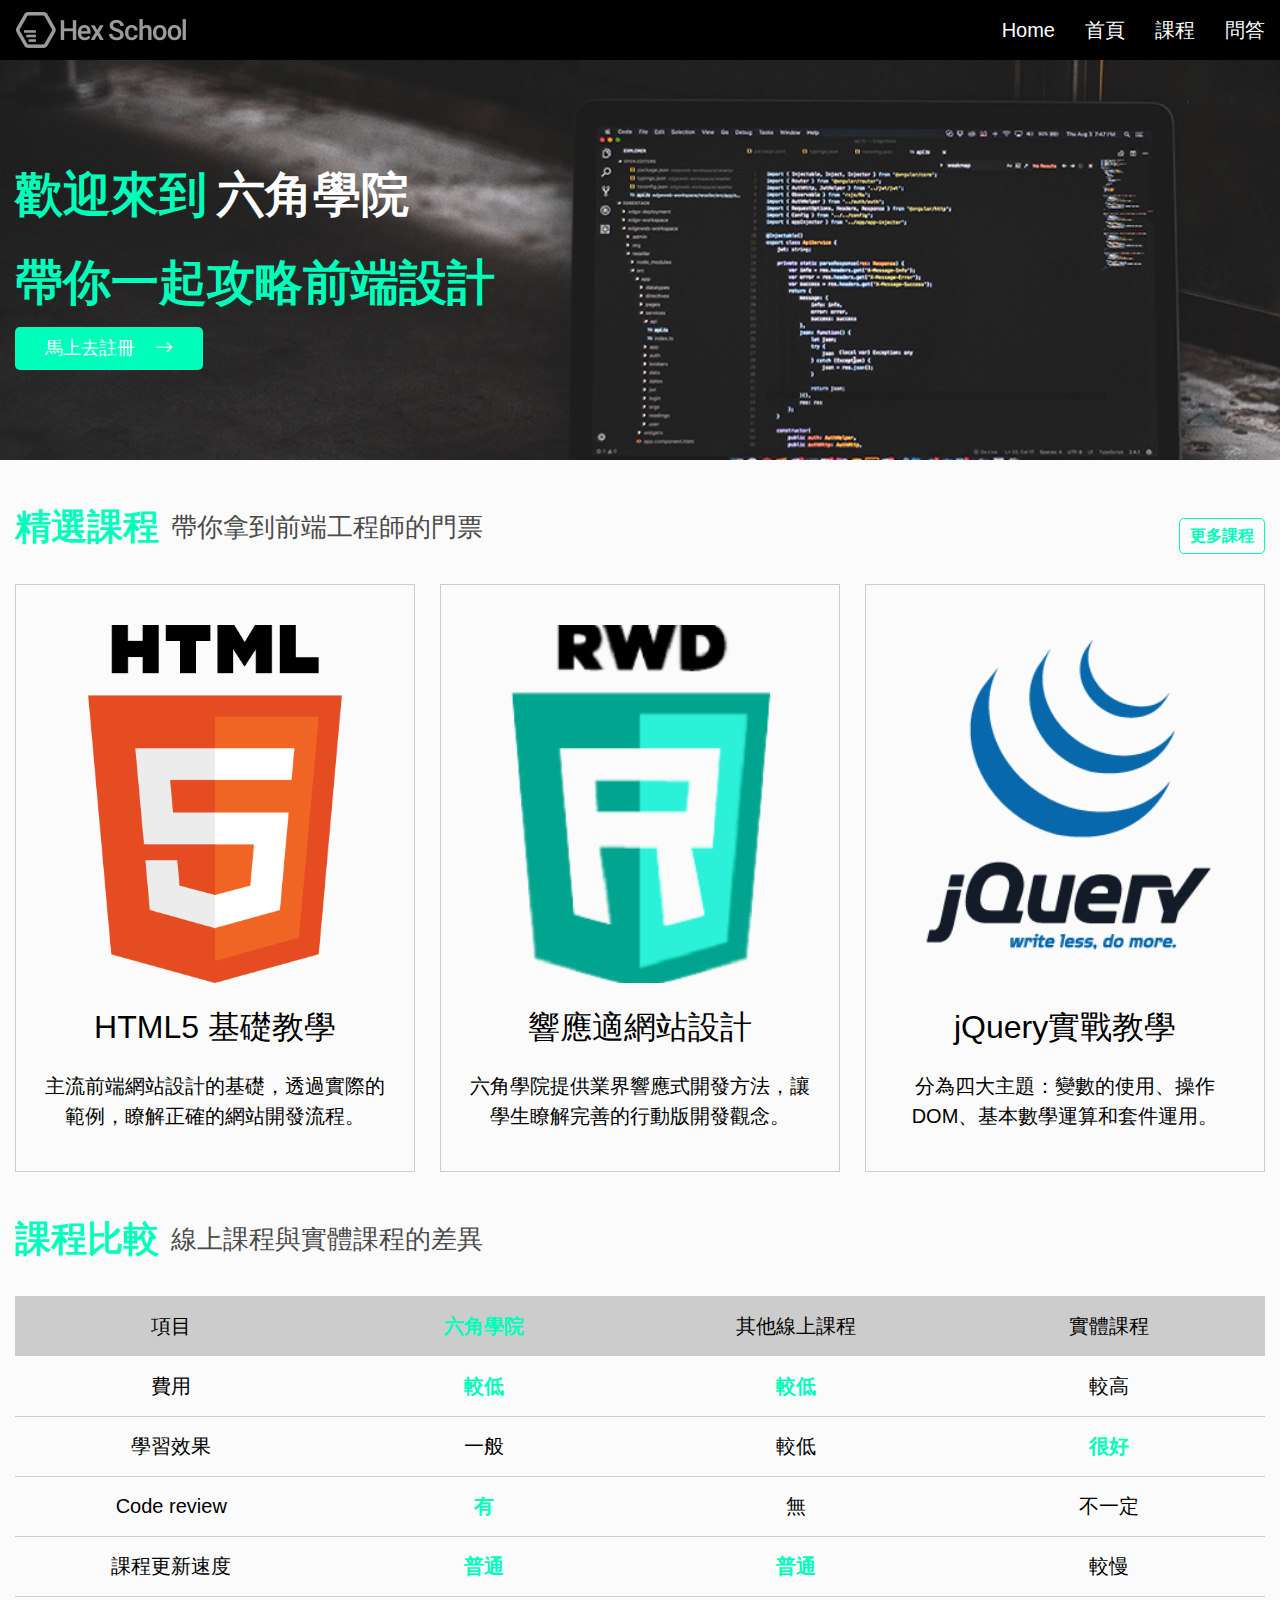
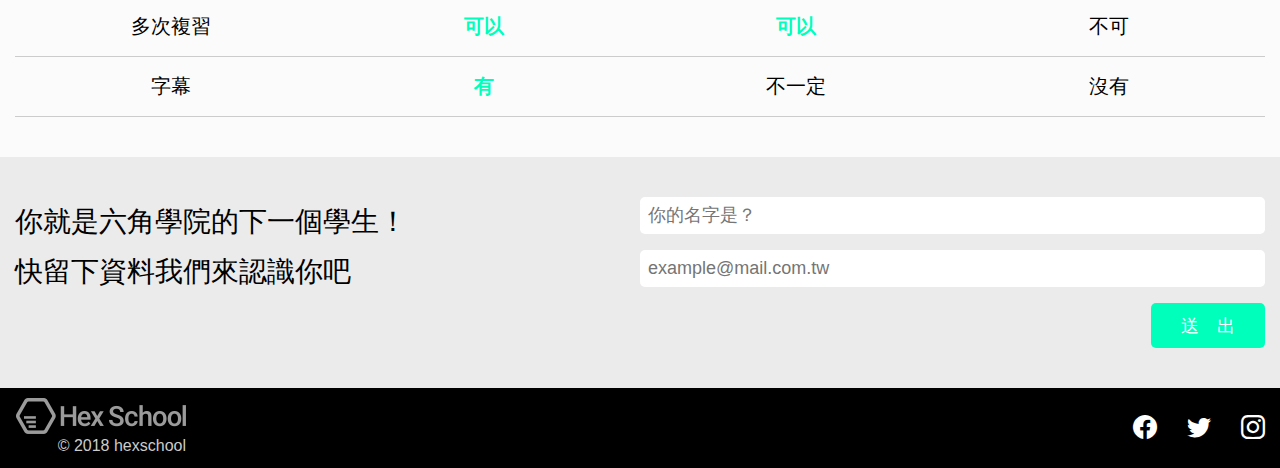
<file: course/index.html>
<!DOCTYPE html>
<html lang="en">
<head>
  <meta charset="utf-8">
  <meta name="viewport" content="width=device-width, initial-scale=1">
  <title>首頁 | 六角學院</title>
  <!--google fonts-->
  <link href='//fonts.googleapis.com/css?family=Open+Sans:400,400i,600,600i,700,700i' type='text/css'/>
  <link rel="stylesheet" href="https://fonts.googleapis.com/css2?family=Noto+Sans+TC:wght@100..900&family=Noto+Sans:ital,wght@0,100..900;1,100..900&family=Noto+Serif+TC:wght@200..900&family=Poppins:ital,wght@0,400;0,500;0,600;0,700;1,400;1,500;1,600;1,700;1,900&family=Tourney:ital,wght@0,100..900;1,100..900&display=swap'">
  <!--bootstrap-icon-->
  <link rel="stylesheet" href="https://cdn.jsdelivr.net/npm/bootstrap-icons/font/bootstrap-icons.css">
  <!--css-->
  <link rel="stylesheet" href="https://cdn.jsdelivr.net/npm/swiper@11/swiper-bundle.min.css"/>
  <link rel="stylesheet" href="css/all.css">
  <style>
  </style>
</head>
<body>
  
    <header class="header">
      <div class="container">
        <div class="header-wrap">
          <h1><a href="#" class="logo">
            <img src="images/Logo.png" alt="logo">
            </a>
          </h1>
          <input type="checkbox" id="toggle">
          <label class="toggle" for="toggle"><i class="bi bi-list"></i></i>
          </label>
          <ul class="nav-list">
            <li class="nav-item"><a href="home.html">Home</a></li>
            <li class="nav-item"><a href="index.html">首頁</a></li>
            <li class="nav-item"><a href="course.html">課程</a></li>
            <li class="nav-item"><a href="faq.html">問答</a></li>
          </ul>
        </div>  
      </div>  
    </header>
    <div class="swiper">
      <ul class="swiper-wrapper"> 
          <li class="swiper-slide">
            <div class="banner banner-img-index">
              <div class="banner-overlay container">
                <p class="banner-title lightheigt">歡迎來到<span class="logo">六角學院</span></p>
                <p class="banner-title lightheigt">帶你一起攻略前端設計</p> 
                <a href="#" class="btn">馬上去註冊<i class="bi bi-arrow-right"></i></a>
              </div>
            </div>  
          </li>
          <li class="swiper-slide">
            <div class="banner banner-img-course">
              <div class="banner-overlay container">
                <p class="banner-title">HTML、CSS開發網站</p>
                <p class="banner-text lightheigt">從無到有學會設計</p> 
                <a href="#" class="btn">現在上課去</a><i class="bi bi-arrow-right"></i></a>
              </div>
            </div>  
          </li>
          <li class="swiper-slide">
            <div class="banner banner-img-qa">
              <div class="banner-overlay overlay-center">
                <p class="banner-title">遇到問題了嗎？</p>
                <p class="banner-text lightheigt">別擔心你想找的答案都在這裡</p> 
                <div class="search">
                  <input class="search-input" type="search" name="" id="">
                  <span class="search"><i class="bi bi-search"></i></span>
                </div>
              </div>   
            </div>   
          </li>
          <li class="swiper-slide">
            <div class="banner banner-img-home">
              <div class="banner-overlay container">
                <p class="banner-title">六角學院</p>
                <p class="banner-title">讓你奠定良好的前端基礎</p> 
              </div>
            </div>  
          </li>   
      </ul>
    </div>
    <main class="main container">  
      <section class="course">
        <div class="head">
          <h2 class="title-primary lightheigt">精選課程</h2>
          <p class="text-primary">帶你拿到前端工程師的門票</p>
          <a href="#" class="btn-more lightheigt">更多課程</a>
        </div>
        <ul class="course-wrap">
          <li class="card-item">
            <div class="card-head">
              <img src="images/HTML5.png" alt="html">
            </div>
            <div class="card-body">
              <h2 class="card-title">HTML5 基礎教學</h2>
              <p class="card-text">主流前端網站設計的基礎，透過實際的範例，瞭解正確的網站開發流程。</p>
            </div>
          </li>
          <li class="card-item">
            <div class="card-head">
              <img src="images/RWD.png" alt="RWD">
            </div>  
            <div class="card-body">
              <h2 class="card-title">響應適網站設計</h2>
              <p class="card-text">六角學院提供業界響應式開發方法，讓學生瞭解完善的行動版開發觀念。</p>
            </div>
          </li>
          <li class="card-item">
            <div class="card-head">
              <img src="images/jquery.png" alt="jQuery">
            </div>
            <div class="card-body">
              <h2 class="card-title">jQuery實戰教學</h2>
              <p class="card-text">分為四大主題：變數的使用、操作DOM、基本數學運算和套件運用。</p>
            </div>
          </li>
        </ul>
      </section>
      <section class="compare">
        <div class="head">
          <h2 class="title-primary lightheigt">課程比較</h2>
          <p class="text-primary">線上課程與實體課程的差異</p>
        </div>
        <table>
          <tr class="row-primary">
            <th>項目</th>
            <th class="lightheigt">六角學院</th>
            <th>其他線上課程</th>
            <th>實體課程</th>
          </tr>
          <tr>
            <td>費用</td>
            <td class="lightheigt">較低</td>
            <td class="lightheigt">較低</td>
            <td>較高</td>
          </tr>
          <tr>
            <td>學習效果</td>
            <td>一般</td>
            <td>較低</td>
            <td class="lightheigt">很好</td>
          </tr>
          <tr>
            <td>Code review</td>
            <td class="lightheigt">有</td>
            <td>無</td>
            <td>不一定</td>
          </tr>
          <tr>
            <td>課程更新速度</td>
            <td class="lightheigt">普通</td>
            <td class="lightheigt">普通</td>
            <td>較慢</td>
          </tr>
          <tr>
            <td>多次複習</td>
            <td class="lightheigt">可以</td>
            <td class="lightheigt">可以</td>
            <td>不可</td>
          </tr>
          <tr>
            <td>字幕</td>
            <td class="lightheigt">有</td>
            <td>不一定</td>
            <td>沒有</td>
          </tr>
        </table>
      </section>      
    </main>
    <div class="form-bg">
      <div class="container">
        <div class="form">
          <div class="text-box">
            <p class="text-medium">你就是六角學院的下一個學生！</p>
            <p class="text-medium">快留下資料我們來認識你吧</p>
          </div>
          <div class="group-form">
            <input type="text" name="user" id="" placeholder="你的名字是？">
            <input type="email" name="email" id="" placeholder="example@mail.com.tw">
            <a href="#" class="btn btn-subbmit">送&emsp;出</a>
          </div> 
        </div>
      </div>
    </div>
    <footer class="footer">
      <div class="container">
        <div class="footer-wrap">
          <div class="footer-info">
            <a href="#" class="logo">
              <img src="images/Logo.png" alt="logo">
            </a>
            <p class="footer-text">© 2018 hexschool</p>
          </div>
          <ul class="social-list">
            <li class="social-item"><a href="#"><i class="bi bi-facebook"></i></a></li>
            <li class="social-item"><a href="#"><i class="bi bi-twitter"></i></a></li>
              <li class="social-item"><a href="#"><i class="bi bi-instagram"></i></a></li>  
          </ul>
        </div> 
      </div>  
    </footer>
    <script src="https://cdn.jsdelivr.net/npm/swiper@11/swiper-bundle.min.js"></script>
    <script src="js/custome.js"></script>
    
</body>
</html>
</file>
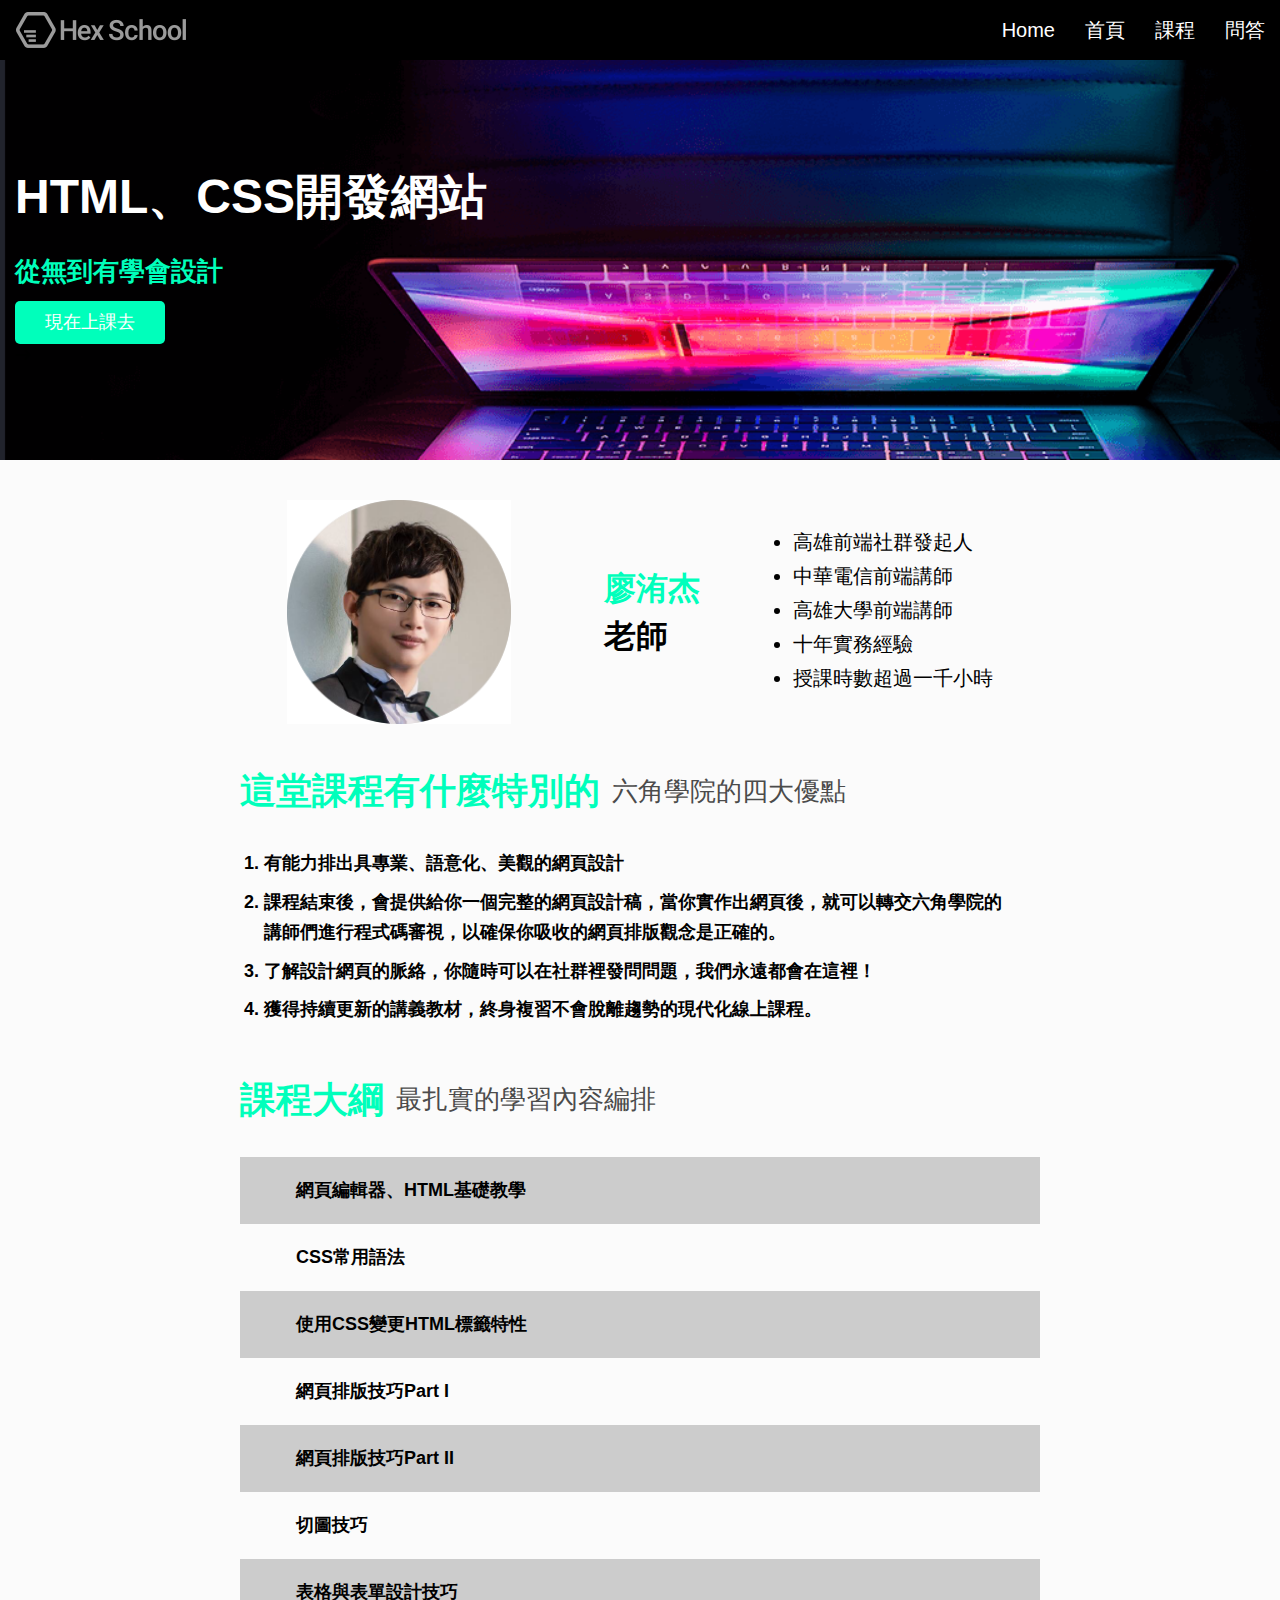
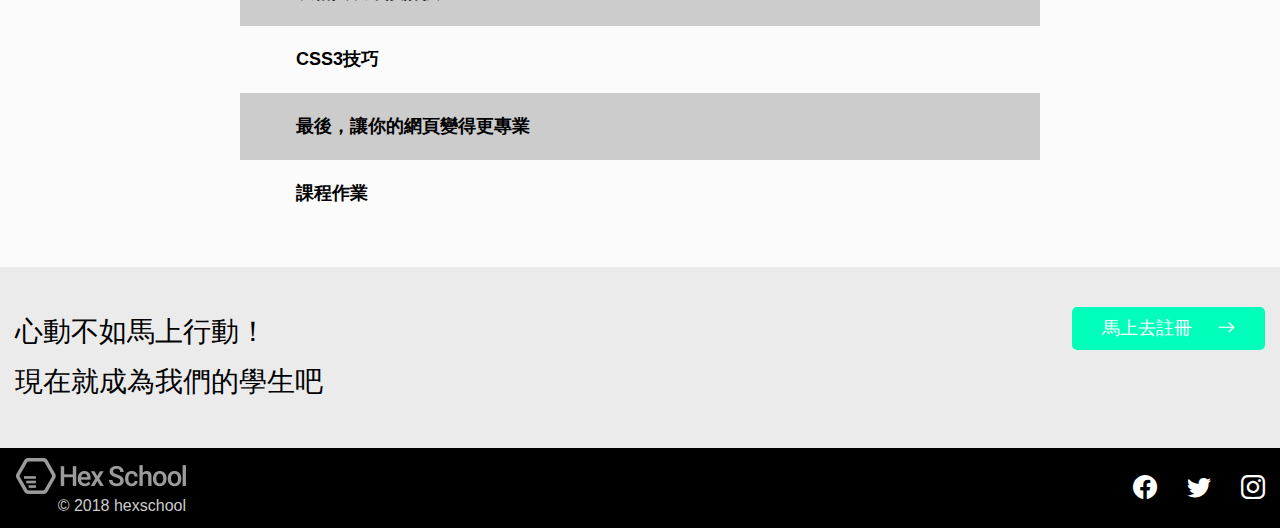
<file: course/course.html>
<!DOCTYPE html>
<html lang="en">
<head>
  <meta charset="utf-8">
  <meta name="viewport" content="width=device-width, initial-scale=1">
  <meta property="og:image" content="../images/teacher.png" />
  <title>課程介紹 | 六角學院</title>
  <!--google fonts-->
  <link href='//fonts.googleapis.com/css?family=Open+Sans:400,400i,600,600i,700,700i' type='text/css'/>
  <link rel="stylesheet" href="https://fonts.googleapis.com/css2?family=Noto+Sans+TC:wght@100..900&family=Noto+Sans:ital,wght@0,100..900;1,100..900&family=Noto+Serif+TC:wght@200..900&family=Poppins:ital,wght@0,400;0,500;0,600;0,700;1,400;1,500;1,600;1,700;1,900&family=Tourney:ital,wght@0,100..900;1,100..900&display=swap'">
  <!--bootstrap-icon-->
  <link rel="stylesheet" href="https://cdn.jsdelivr.net/npm/bootstrap-icons/font/bootstrap-icons.css">
  <!--css-->
  <link rel="stylesheet" href="https://cdn.jsdelivr.net/npm/swiper@11/swiper-bundle.min.css"/>
  <link rel="stylesheet" href="css/all.css">
</head>
<body>
  
    <header class="header">
      <div class="container">
        <div class="header-wrap">
          <h1><a href="#" class="logo">
            <img src="images/Logo.png" alt="logo">
            </a>
          </h1>
          <input type="checkbox" id="toggle">
          <label class="toggle" for="toggle"><i class="bi bi-list"></i></i>
          </label>
          <ul class="nav-list">
            <li class="nav-item"><a href="home.html">Home</a></li>
            <li class="nav-item"><a href="index.html">首頁</a></li>
            <li class="nav-item"><a href="course.html">課程</a></li>
            <li class="nav-item"><a href="faq.html">問答</a></li>
          </ul>
        </div>  
      </div>  
    </header>
    <div class="swiper">
      <ul class="swiper-wrapper">      
          <li class="swiper-slide">
            <div class="banner banner-img-course">
              <div class="banner-overlay container">
                <p class="banner-title">HTML、CSS開發網站</p>
                <p class="banner-text lightheigt">從無到有學會設計</p> 
                <a href="#" class="btn">現在上課去</a><i class="bi bi-arrow-right"></i></a>
              </div>
            </div>  
          </li>
          <li class="swiper-slide">
            <div class="banner banner-img-qa">
              <div class="banner-overlay overlay-center">
                <p class="banner-title">遇到問題了嗎？</p>
                <p class="banner-text lightheigt">別擔心你想找的答案都在這裡</p> 
                <div class="search">
                  <input class="search-input" type="search" name="" id="">
                  <span class="search"><i class="bi bi-search"></i></span>
                </div>
              </div>   
            </div>   
          </li>
          <li class="swiper-slide">
            <div class="banner banner-img-home">
              <div class="banner-overlay container">
                <p class="banner-title">六角學院</p>
                <p class="banner-title">讓你奠定良好的前端基礎</p> 
              </div>
            </div>  
          </li>
          <li class="swiper-slide">
            <div class="banner banner-img-index">
              <div class="banner-overlay container">
                <p class="banner-title lightheigt">歡迎來到<span class="logo">六角學院</span></p>
                <p class="banner-title lightheigt">帶你一起攻略前端設計</p> 
                <a href="#" class="btn">馬上去註冊<i class="bi bi-arrow-right"></i></a>
              </div>
            </div>  
          </li>
      </ul>
    </div>
    <main class="main container"> 
      <section class="teacher">
        <div class="card-head">
          <img src="images/teacher.png" alt="teacher-img">
        </div>
        <h2 class="card-title lightheigt">廖洧杰
          <br><p class="card-text">老師</p>
        </h2>
        <ul class="list">
          <li class="list-item">高雄前端社群發起人</li>
          <li class="list-item">中華電信前端講師</li>
          <li class="list-item">高雄大學前端講師</li>
          <li class="list-item">十年實務經驗</li>
          <li class="list-item">授課時數超過一千小時</li>
        </ul>
        </div>
      </section>   
      <section class="content">
        <div class="head">
          <h2 class="title-primary lightheigt">這堂課程有什麼特別的</h2>
          <p class="text-primary">六角學院的四大優點</p>
        </div>
        <ol class="advance-list">
          <li class="advance-text">有能力排出具專業、語意化、美觀的網頁設計</li>
          <li class="advance-text">課程結束後，會提供給你一個完整的網頁設計稿，當你實作出網頁後，就可以轉交六角學院的講師們進行程式碼審視，以確保你吸收的網頁排版觀念是正確的。</li>  
          <li class="advance-text">了解設計網頁的脈絡，你隨時可以在社群裡發問問題，我們永遠都會在這裡！</li>
          <li class="advance-text">獲得持續更新的講義教材，終身複習不會脫離趨勢的現代化線上課程。</li>
        </ol>
        <div class="head">
          <h2 class="title-primary lightheigt">課程大綱</h2>
          <p class="text-primary">最扎實的學習內容編排</p>
        </div>
        <ul class="course-list">
          <li class="gray">網頁編輯器、HTML基礎教學</li>
          <li>CSS常用語法</li>
          <li class="gray">使用CSS變更HTML標籤特性</li>
          <li>網頁排版技巧Part I</li>
          <li class="gray">網頁排版技巧Part II</li>
          <li>切圖技巧</li>
          <li class="gray">表格與表單設計技巧</li>
          <li>CSS3技巧</li>
          <li class="gray">最後，讓你的網頁變得更專業</li>
          <li>課程作業</li>
        </ul>
      </section> 
    </main>
    <div class="form-bg">
      <div class="container">
        <div class="form">
          <p class="text-medium">心動不如馬上行動！<br>現在就成為我們的學生吧</p>
          <div class="group-form">
            <a href="#" class="btn">馬上去註冊 <i class="bi bi-arrow-right"></i></a>
          </div>
        </div>
      </div>
    </div>
    <footer class="footer">
      <div class="container">
        <div class="footer-wrap">
          <div class="footer-info">
            <a href="#" class="logo">
              <img src="images/Logo.png" alt="logo">
            </a>
            <p class="footer-text">© 2018 hexschool</p>
          </div>
          <ul class="social-list">
            <li class="social-item"><a href="#"><i class="bi bi-facebook"></i></a></li>
            <li class="social-item"><a href="#"><i class="bi bi-twitter"></i></a></li>
              <li class="social-item"><a href="#"><i class="bi bi-instagram"></i></a></li>  
          </ul>
        </div> 
      </div>  
    </footer>
    <script src="https://cdn.jsdelivr.net/npm/swiper@11/swiper-bundle.min.js"></script>
    <script src="js/custome.js"></script>
 
  
</body>
</html>
</file>
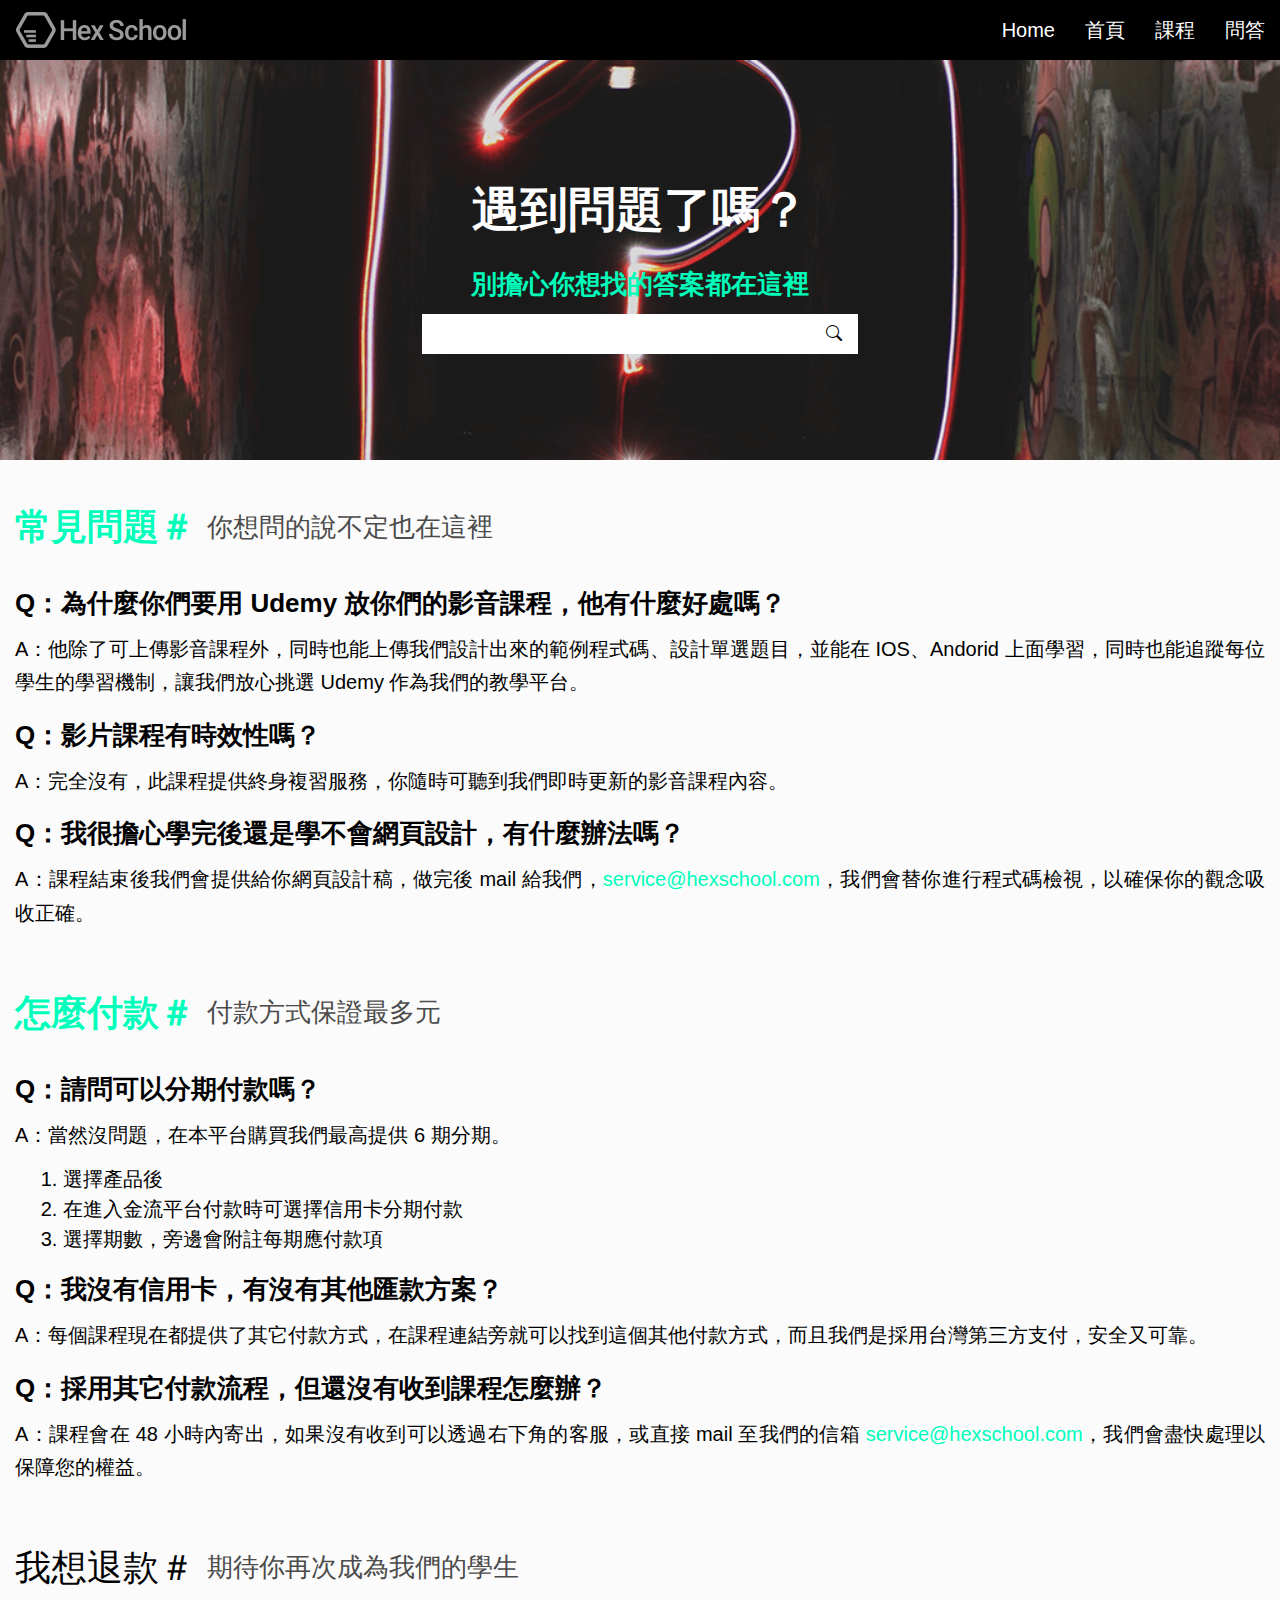
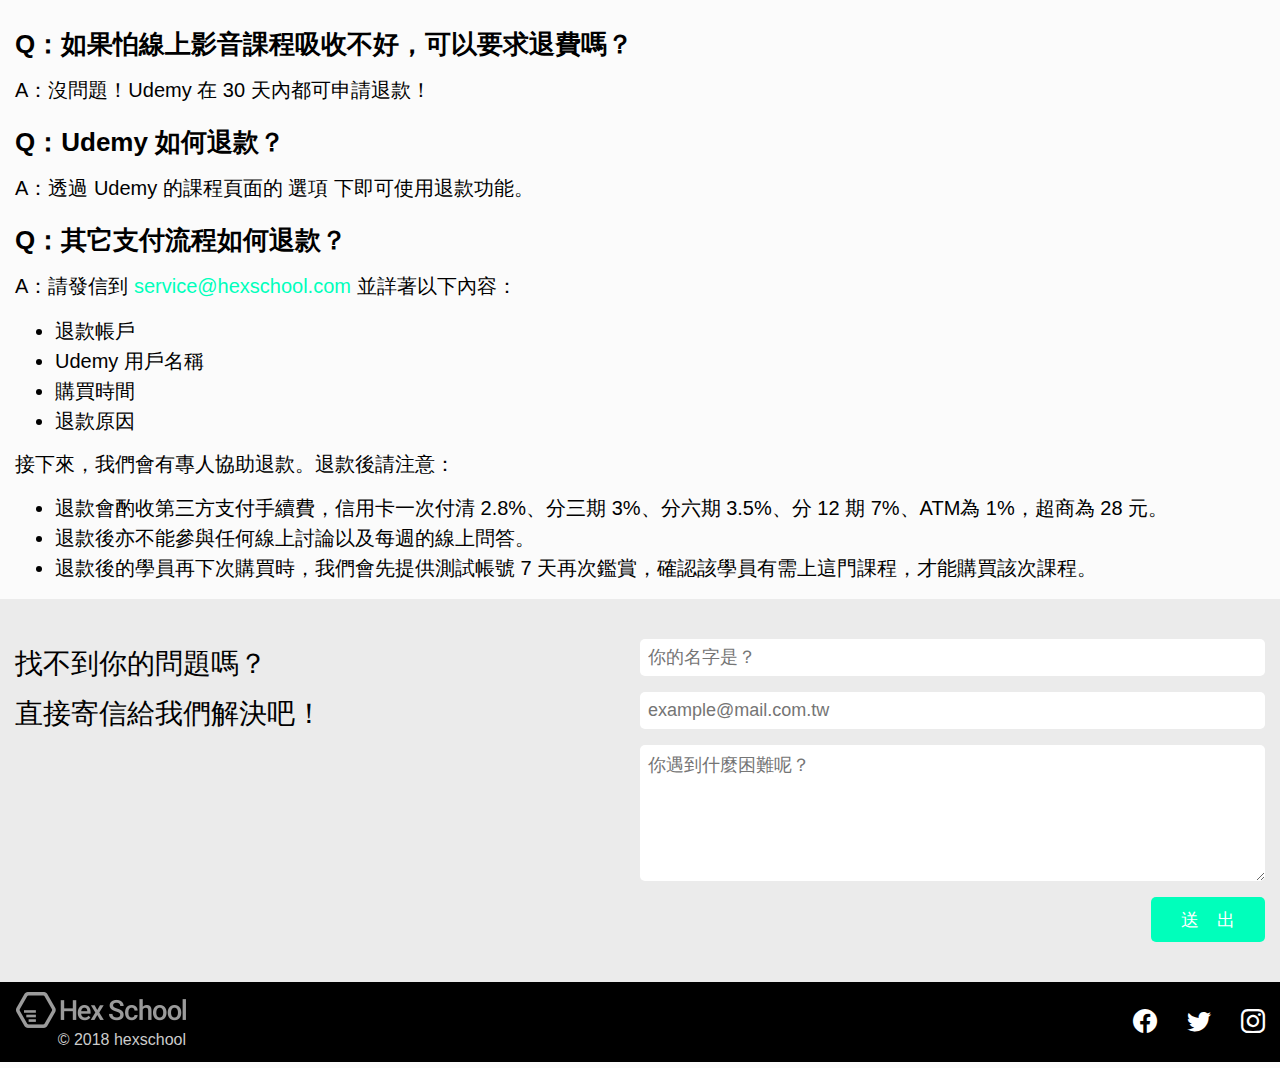
<file: course/faq.html>
<!DOCTYPE html>
<html lang="en">
<head>
  <meta charset="utf-8">
  <meta name="viewport" content="width=device-width, initial-scale=1">
  <title>問與答 | 六角學院</title>
  <!--google fonts-->
  <link href='//fonts.googleapis.com/css?family=Open+Sans:400,400i,600,600i,700,700i' type='text/css'/>
  <link rel="stylesheet" href="https://fonts.googleapis.com/css2?family=Noto+Sans+TC:wght@100..900&family=Noto+Sans:ital,wght@0,100..900;1,100..900&family=Noto+Serif+TC:wght@200..900&family=Poppins:ital,wght@0,400;0,500;0,600;0,700;1,400;1,500;1,600;1,700;1,900&family=Tourney:ital,wght@0,100..900;1,100..900&display=swap'">
  <!--bootstrap-icon-->
  <link rel="stylesheet" href="https://cdn.jsdelivr.net/npm/bootstrap-icons/font/bootstrap-icons.css">
  <!--css-->
  <link rel="stylesheet" href="https://cdn.jsdelivr.net/npm/swiper@11/swiper-bundle.min.css"/>
  <link rel="stylesheet" href="css/all.css">
</head>
<body>
  
    <header class="header">
      <div class="container">
        <div class="header-wrap">
          <h1><a href="#" class="logo">
            <img src="images/Logo.png" alt="logo">
            </a>
          </h1>
          <input type="checkbox" id="toggle">
          <label class="toggle" for="toggle"><i class="bi bi-list"></i></i>
          </label>
          <ul class="nav-list">
            <li class="nav-item"><a href="home.html">Home</a></li>
            <li class="nav-item"><a href="index.html">首頁</a></li>
            <li class="nav-item"><a href="course.html">課程</a></li>
            <li class="nav-item"><a href="faq.html">問答</a></li>
          </ul>
        </div>  
      </div>  
    </header>
    <div class="swiper">
      <ul class="swiper-wrapper">   
          <li class="swiper-slide">
            <div class="banner banner-img-qa">
              <div class="banner-overlay overlay-center">
                <p class="banner-title">遇到問題了嗎？</p>
                <p class="banner-text lightheigt">別擔心你想找的答案都在這裡</p> 
                <div class="search">
                  <input class="search-input" type="search" name="" id="">
                  <span class="search"><i class="bi bi-search"></i></span>
                </div>
              </div>   
            </div>   
          </li>   
          <li class="swiper-slide">
            <div class="banner banner-img-home">
              <div class="banner-overlay container">
                <p class="banner-title">六角學院</p>
                <p class="banner-title">讓你奠定良好的前端基礎</p> 
              </div>
            </div>  
          </li>
          <li class="swiper-slide">
            <div class="banner banner-img-index">
              <div class="banner-overlay container">
                <p class="banner-title lightheigt">歡迎來到<span class="logo">六角學院</span></p>
                <p class="banner-title lightheigt">帶你一起攻略前端設計</p> 
                <a href="#" class="btn">馬上去註冊<i class="bi bi-arrow-right"></i></a>
              </div>
            </div>  
          </li>
          <li class="swiper-slide">
            <div class="banner banner-img-course">
              <div class="banner-overlay container">
                <p class="banner-title">HTML、CSS開發網站</p>
                <p class="banner-text lightheigt">從無到有學會設計</p> 
                <a href="#" class="btn">現在上課去</a><i class="bi bi-arrow-right"></i></a>
              </div>
            </div>  
          </li>
      </ul>
    </div>
    <main class="main">    
      <div class="question" id="faq">
        <div class="container">
          <div class="head">
            <h2 class="title-primary lightheigt">常見問題＃</h2>
            <p class="text-primary">你想問的說不定也在這裡</p>
          </div>
          <div class="problem">
            <h3 class="title-medium">Q：為什麼你們要用 Udemy 放你們的影音課程，他有什麼好處嗎？</h3>
            <p class="text-small">A：他除了可上傳影音課程外，同時也能上傳我們設計出來的範例程式碼、設計單選題目，並能在 IOS、Andorid 上面學習，同時也能追蹤每位學生的學習機制，讓我們放心挑選 Udemy 作為我們的教學平台。</p>
          </div>
          <div class="problem">
            <h3 class="title-medium">Q：影片課程有時效性嗎？</h3>
            <p class="text-small">A：完全沒有，此課程提供終身複習服務，你隨時可聽到我們即時更新的影音課程內容。</p>
          </div>
          <div class="problem">
            <h3 class="title-medium">Q：我很擔心學完後還是學不會網頁設計，有什麼辦法嗎？</h3>
            <p class="text-small">A：課程結束後我們會提供給你網頁設計稿，做完後 mail 給我們，<a href="mailto:service@hexschool.com">service@hexschool.com</a>，我們會替你進行程式碼檢視，以確保你的觀念吸收正確。</p>
          </div>
        </div>
      </div>
      <div class="question" id="payment">
        <div class="container">
          <div class="head">
            <h2 class="title-primary lightheigt">怎麼付款＃</h2>
            <p class="text-primary">付款方式保證最多元</p>
          </div>
          <div class="problem">
            <h3 class="title-medium">Q：請問可以分期付款嗎？</h3>
            <p class="text-small">A：當然沒問題，在本平台購買我們最高提供 6 期分期。</p>
            <ol class="ol-list">
              <li>選擇產品後</li>
              <li>在進入金流平台付款時可選擇信用卡分期付款</li>
              <li>選擇期數，旁邊會附註每期應付款項</li>
            </ol>
          </div>
          <div class="problem">
            <h3 class="title-medium">Q：我沒有信用卡，有沒有其他匯款方案？</h3>
            <p class="text-small">A：每個課程現在都提供了其它付款方式，在課程連結旁就可以找到這個其他付款方式，而且我們是採用台灣第三方支付，安全又可靠。</p>
          </div>
          <div class="problem">
            <h3 class="title-medium">Q：採用其它付款流程，但還沒有收到課程怎麼辦？</h3>
            <p class="text-small">A：課程會在 48 小時內寄出，如果沒有收到可以透過右下角的客服，或直接 mail 至我們的信箱 <a href="mailto:service@hexschool.com">service@hexschool.com</a>，我們會盡快處理以保障您的權益。</p>
          </div>
        </div>
      </div>
      <div class="question" id="refund">
        <div class="container">
          <div class="head">
            <h2 class="title-primary">我想退款＃</h2>
            <p class="text-primary">期待你再次成為我們的學生</p>
          </div>
          <div class="problem">
            <h3 class="title-medium">Q：如果怕線上影音課程吸收不好，可以要求退費嗎？</h3>
            <p class="text-small">A：沒問題！Udemy 在 30 天內都可申請退款！</p>
          </div>
          <div class="problem">
            <h3 class="title-medium">Q：Udemy 如何退款？</h3>
            <p class="text-small">A：透過 Udemy 的課程頁面的 選項 下即可使用退款功能。</p>
          </div>
          <div class="problem">
            <h3 class="title-medium">Q：其它支付流程如何退款？</h3>
            <p class="text-small">A：請發信到 <a href="mailto:service@hexschool.com">service@hexschool.com</a> 並詳著以下內容：</p>
            <ul class="ul-list">
              <li>退款帳戶</li>
              <li>Udemy 用戶名稱</li>
              <li>購買時間</li>
              <li>退款原因</li>
            </ul>
            <p class="text-small">接下來，我們會有專人協助退款。退款後請注意：</p>
            <ul class="ul-list">
              <li>退款會酌收第三方支付手續費，信用卡一次付清 2.8%、分三期 3%、分六期 3.5%、分 12 期 7%、ATM為 1%，超商為 28 元。</li>
              <li>退款後亦不能參與任何線上討論以及每週的線上問答。</li>
              <li>退款後的學員再下次購買時，我們會先提供測試帳號 7 天再次鑑賞，確認該學員有需上這門課程，才能購買該次課程。</li>
            </ul>
          </div>
        </div>
      </div>  
    </main>
    <div class="form-bg">
      <div class="container">
        <div class="form">
          <div class="text-box">
            <p class="text-medium">找不到你的問題嗎？</p>
            <p class="text-medium">直接寄信給我們解決吧！</p>
          </div>
          <div class="group-form">
            <input type="text" name="user" id="" placeholder="你的名字是？">
            <input type="email" name="email" id="" placeholder="example@mail.com.tw">
            <textarea name="" id="" cols="30" rows="6" placeholder="你遇到什麼困難呢？"></textarea>
            <a href="#" class="btn btn-subbmit">送&emsp;出</a>
          </div> 
        </div>
      </div>
    </div>
    <footer class="footer">
      <div class="container">
        <div class="footer-wrap">
          <div class="footer-info">
            <a href="#" class="logo">
              <img src="images/Logo.png" alt="logo">
            </a>
            <p class="footer-text">© 2018 hexschool</p>
          </div>
          <ul class="social-list">
            <li class="social-item"><a href="#"><i class="bi bi-facebook"></i></a></li>
            <li class="social-item"><a href="#"><i class="bi bi-twitter"></i></a></li>
              <li class="social-item"><a href="#"><i class="bi bi-instagram"></i></a></li>  
          </ul>
        </div> 
      </div>  
    </footer>
    <script src="https://cdn.jsdelivr.net/npm/swiper@11/swiper-bundle.min.js"></script>
    <script src="js/custome.js"></script>
 
  
</body>
</html>
</file>
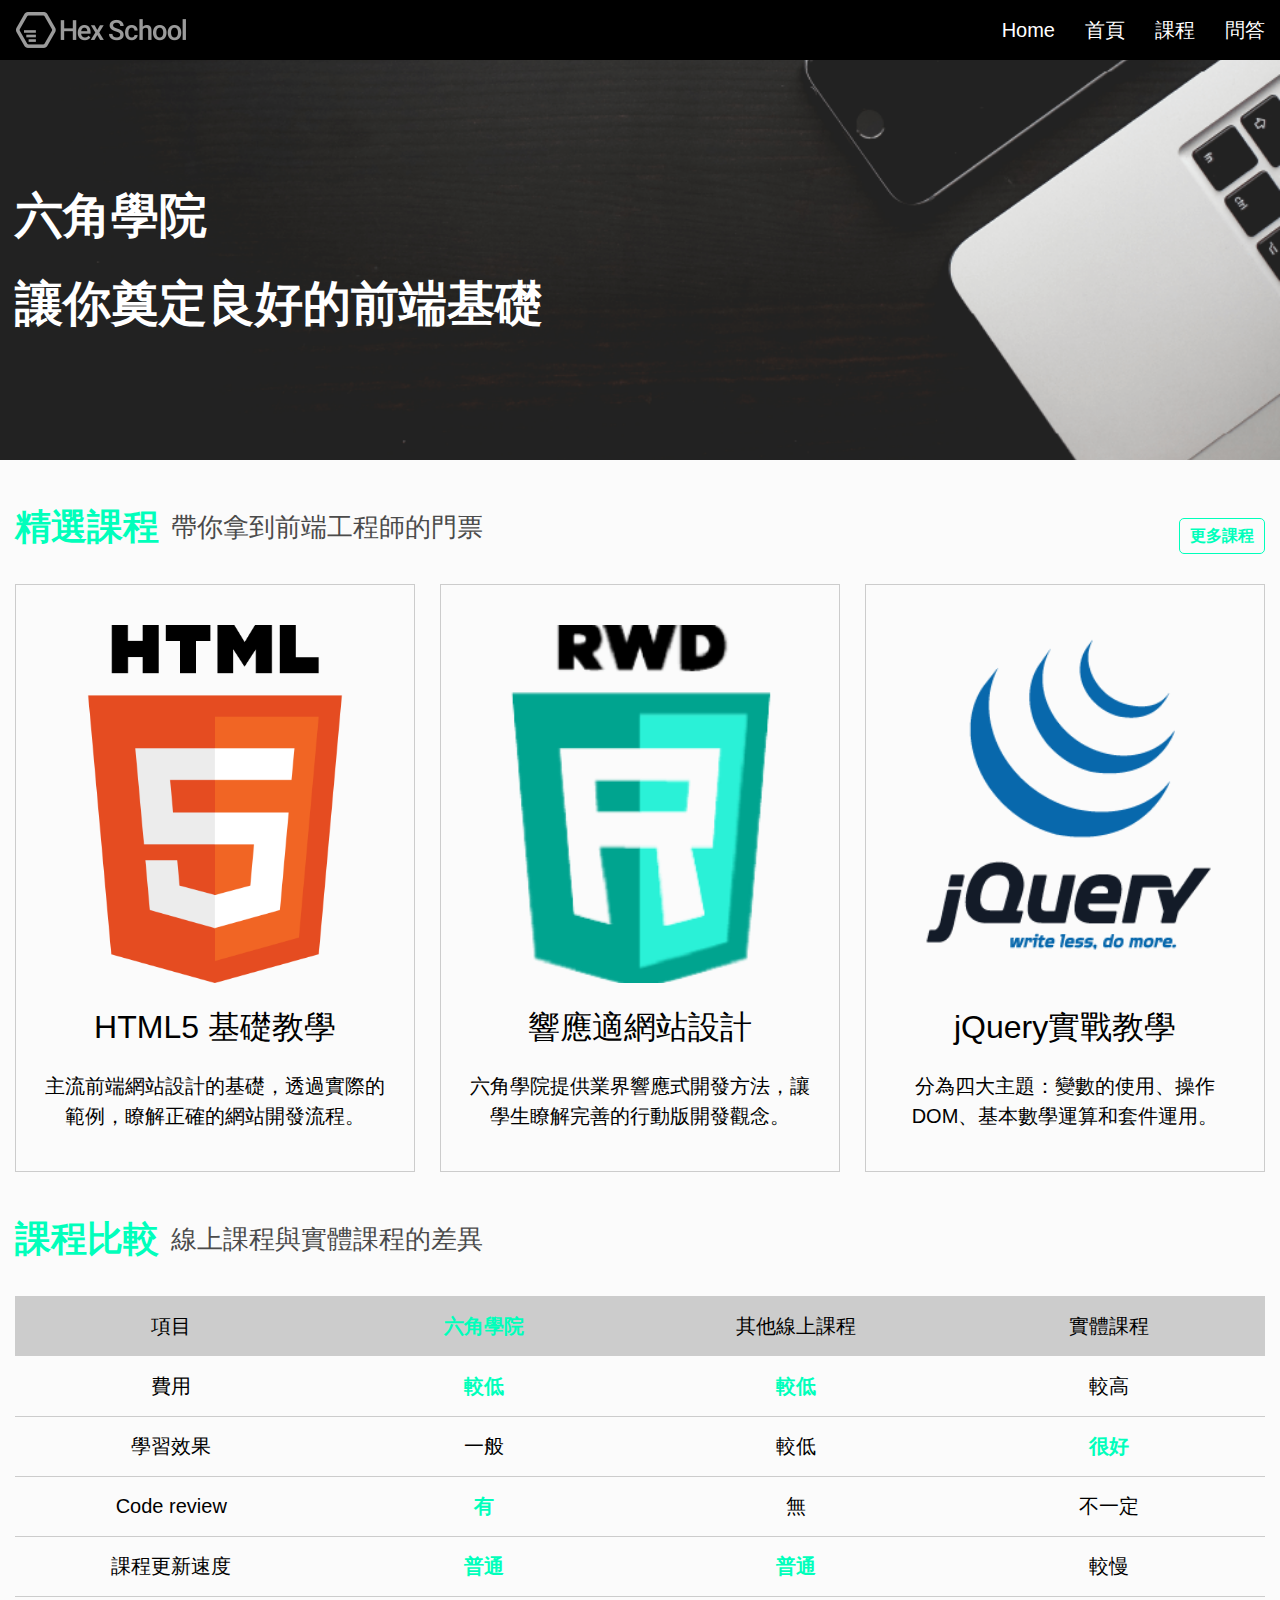
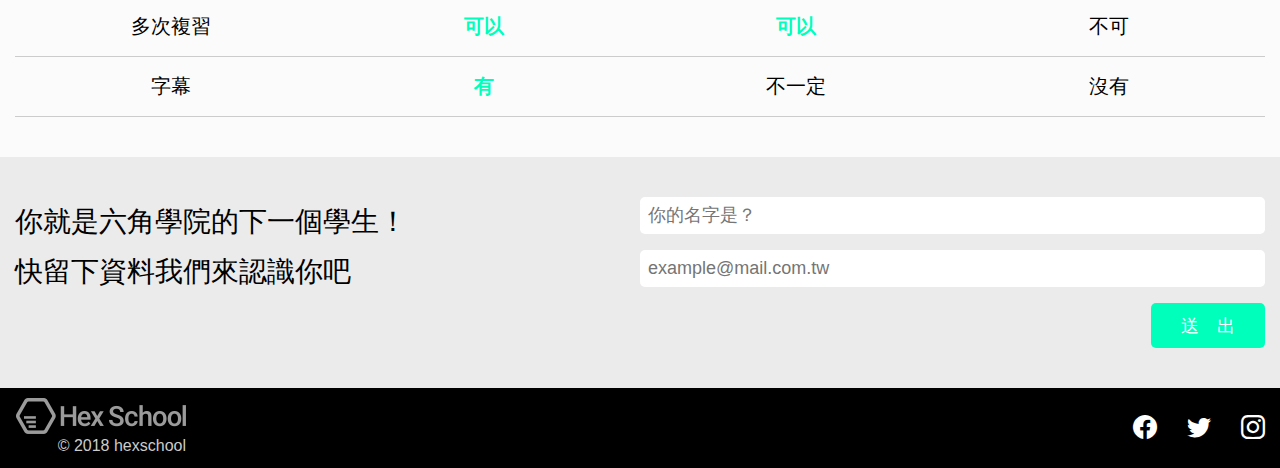
<file: course/home.html>
<!DOCTYPE html>
<html lang="en">
<head>
  <meta charset="utf-8">
  <meta name="viewport" content="width=device-width, initial-scale=1">
  <title>首頁 | 六角學院</title>
  <!--google fonts-->
  <link href='//fonts.googleapis.com/css?family=Open+Sans:400,400i,600,600i,700,700i' type='text/css'/>
  <link rel="stylesheet" href="https://fonts.googleapis.com/css2?family=Noto+Sans+TC:wght@100..900&family=Noto+Sans:ital,wght@0,100..900;1,100..900&family=Noto+Serif+TC:wght@200..900&family=Poppins:ital,wght@0,400;0,500;0,600;0,700;1,400;1,500;1,600;1,700;1,900&family=Tourney:ital,wght@0,100..900;1,100..900&display=swap'">
  <!--bootstrap-icon-->
  <link rel="stylesheet" href="https://cdn.jsdelivr.net/npm/bootstrap-icons/font/bootstrap-icons.css">
  <!--css-->
  <link rel="stylesheet" href="https://cdn.jsdelivr.net/npm/swiper@11/swiper-bundle.min.css"/>
  <link rel="stylesheet" href="css/all.css">
  <style>
  </style>
</head>
<body>
  
    <header class="header">
      <div class="container">
        <div class="header-wrap">
          <h1><a href="#" class="logo">
            <img src="images/Logo.png" alt="logo">
            </a>
          </h1>
          <input type="checkbox" id="toggle">
          <label class="toggle" for="toggle"><i class="bi bi-list"></i></i>
          </label>
          <ul class="nav-list">
            <li class="nav-item"><a href="home.html">Home</a></li>
            <li class="nav-item"><a href="index.html">首頁</a></li>
            <li class="nav-item"><a href="course.html">課程</a></li>
            <li class="nav-item"><a href="faq.html">問答</a></li>
          </ul>
        </div>  
      </div>  
    </header>
    <div class="swiper">
      <ul class="swiper-wrapper"> 
          <li class="swiper-slide">
            <div class="banner banner-img-home">
              <div class="banner-overlay container">
                <p class="banner-title">六角學院</p>
                <p class="banner-title">讓你奠定良好的前端基礎</p> 
              </div>
            </div>  
          </li>   
          <li class="swiper-slide">
            <div class="banner banner-img-index">
              <div class="banner-overlay container">
                <p class="banner-title lightheigt">歡迎來到<span class="logo">六角學院</span></p>
                <p class="banner-title lightheigt">帶你一起攻略前端設計</p> 
                <a href="#" class="btn">馬上去註冊<i class="bi bi-arrow-right"></i></a>
              </div>
            </div>  
          </li>
          <li class="swiper-slide">
            <div class="banner banner-img-course">
              <div class="banner-overlay container">
                <p class="banner-title">HTML、CSS開發網站</p>
                <p class="banner-text lightheigt">從無到有學會設計</p> 
                <a href="#" class="btn">現在上課去</a><i class="bi bi-arrow-right"></i></a>
              </div>
            </div>  
          </li>
          <li class="swiper-slide">
            <div class="banner banner-img-qa">
              <div class="banner-overlay overlay-center">
                <p class="banner-title">遇到問題了嗎？</p>
                <p class="banner-text lightheigt">別擔心你想找的答案都在這裡</p> 
                <div class="search">
                  <input class="search-input" type="search" name="" id="">
                  <span class="search"><i class="bi bi-search"></i></span>
                </div>
              </div>   
            </div>   
          </li>
      </ul>
    </div>
    <main class="main container">  
      <section class="course">
        <div class="head">
          <h2 class="title-primary lightheigt">精選課程</h2>
          <p class="text-primary">帶你拿到前端工程師的門票</p>
          <a href="#" class="btn-more lightheigt">更多課程</a>
        </div>
        <ul class="course-wrap">
          <li class="card-item">
            <div class="card-head">
              <img src="images/HTML5.png" alt="html">
            </div>
            <div class="card-body">
              <h2 class="card-title">HTML5 基礎教學</h2>
              <p class="card-text">主流前端網站設計的基礎，透過實際的範例，瞭解正確的網站開發流程。</p>
            </div>
          </li>
          <li class="card-item">
            <div class="card-head">
              <img src="images/RWD.png" alt="RWD">
            </div>  
            <div class="card-body">
              <h2 class="card-title">響應適網站設計</h2>
              <p class="card-text">六角學院提供業界響應式開發方法，讓學生瞭解完善的行動版開發觀念。</p>
            </div>
          </li>
          <li class="card-item">
            <div class="card-head">
              <img src="images/jquery.png" alt="jQuery">
            </div>
            <div class="card-body">
              <h2 class="card-title">jQuery實戰教學</h2>
              <p class="card-text">分為四大主題：變數的使用、操作DOM、基本數學運算和套件運用。</p>
            </div>
          </li>
        </ul>
      </section>
      <section class="compare">
        <div class="head">
          <h2 class="title-primary lightheigt">課程比較</h2>
          <p class="text-primary">線上課程與實體課程的差異</p>
        </div>
        <table>
          <tr class="row-primary">
            <th>項目</th>
            <th class="lightheigt">六角學院</th>
            <th>其他線上課程</th>
            <th>實體課程</th>
          </tr>
          <tr>
            <td>費用</td>
            <td class="lightheigt">較低</td>
            <td class="lightheigt">較低</td>
            <td>較高</td>
          </tr>
          <tr>
            <td>學習效果</td>
            <td>一般</td>
            <td>較低</td>
            <td class="lightheigt">很好</td>
          </tr>
          <tr>
            <td>Code review</td>
            <td class="lightheigt">有</td>
            <td>無</td>
            <td>不一定</td>
          </tr>
          <tr>
            <td>課程更新速度</td>
            <td class="lightheigt">普通</td>
            <td class="lightheigt">普通</td>
            <td>較慢</td>
          </tr>
          <tr>
            <td>多次複習</td>
            <td class="lightheigt">可以</td>
            <td class="lightheigt">可以</td>
            <td>不可</td>
          </tr>
          <tr>
            <td>字幕</td>
            <td class="lightheigt">有</td>
            <td>不一定</td>
            <td>沒有</td>
          </tr>
        </table>
      </section>      
    </main>
    <div class="form-bg">
      <div class="container">
        <div class="form">
          <div class="text-box">
            <p class="text-medium">你就是六角學院的下一個學生！</p>
            <p class="text-medium">快留下資料我們來認識你吧</p>
          </div>
          <div class="group-form">
            <input type="text" name="user" id="" placeholder="你的名字是？">
            <input type="email" name="email" id="" placeholder="example@mail.com.tw">
            <a href="#" class="btn btn-subbmit">送&emsp;出</a>
          </div> 
        </div>
      </div>
    </div>
    <footer class="footer">
      <div class="container">
        <div class="footer-wrap">
          <div class="footer-info">
            <a href="#" class="logo">
              <img src="images/Logo.png" alt="logo">
            </a>
            <p class="footer-text">© 2018 hexschool</p>
          </div>
          <ul class="social-list">
            <li class="social-item"><a href="#"><i class="bi bi-facebook"></i></a></li>
            <li class="social-item"><a href="#"><i class="bi bi-twitter"></i></a></li>
            <li class="social-item"><a href="#"><i class="bi bi-instagram"></i></a></li>  
          </ul>
        </div> 
      </div>  
    </footer>
    <script src="https://cdn.jsdelivr.net/npm/swiper@11/swiper-bundle.min.js"></script>
    <script src="js/custome.js"></script>
    
</body>
</html>
</file>
<file: course/css/all.css>
/* http://meyerweb.com/eric/tools/css/reset/ 
   v2.0 | 20110126
   License: none (public domain)
*/

html,body,div,span,applet,object,iframe,
h1,h2,h3,h4,h5,h6,p,blockquote,pre,
a,abbr,acronym,address,
big,cite,code,del,dfn,em,img,ins,kbd,q,s,
samp,small,strike,strong,sub,sup,
tt,var,b,u,i,center,dl,dt,dd,ol,ul,li,
fieldset,form,label,legend,
table,caption,tbody,tfoot,thead,tr,th,td,
article,aside,canvas,details,embed,figure,
figcaption,footer,header,hgroup,menu,nav,
output,ruby,section,summary,time,mark,audio,video {
  margin: 0;
  padding: 0;
  border: 0;
  font-size: 100%;
  font: inherit;
  vertical-align: baseline;
}

/* HTML5 display-role reset for older browsers */
article,aside,details,figcaption,figure,footer,
header,hgroup,menu,nav,section {
  display: block;
}
body {
  line-height: 1;
}
ol,ul {
  list-style: none;
}
blockquote,q {
  quotes: none;
}
blockquote:before,blockquote:after,
q:before,q:after {
  content: '';
  content: none;
}
table {
  border-collapse: collapse;
  border-spacing: 0;
}

*,*::after,*::after {
  box-sizing: border-box;
  /*outline: solid 1px;*/
}
img {
  width: 100%;
  height: auto;
  vertical-align: middle
}
a {
  text-decoration: none;
}
body {
  font-family: "Open Sans", sans-serif;
  line-height: 1.5;
  font-weight: 500;
  font-size: 16px;
  word-break: break-word;
  background-color: #fbfbfb;
}
.header,.footer {
  background-color: #000;
}
.container {
  max-width: 1280px;
  margin: 0 auto;
  padding: 0 15px;
}
.header-wrap {
  height: 60px;
  display: flex;
  justify-content: space-between;
  align-items: center;
}
.logo {
  display: block;
  color: #fff;
}
.nav-list {
  display: flex;
  gap: 30px;
}
.nav-item a {
  display: block;
  color: #fff;
  font-size: 20px;
  line-height: 60px;
}
#toggle {
  opacity: 0;
}
.header .toggle, #toggle {
  display: none;
}
.footer-wrap {
  display: flex;
  justify-content: space-between;
  align-items: center;
  padding: 10px 0;
}
.footer-info {
  display: flex;
  flex-direction: column;
}
.footer-text {
  color: #ccc;
  font-size: 16px;
  margin-left: auto;
  align-items: flex-end;
}
.social-list {
  display: flex;
  justify-content: space-between;
  align-items: center;
}
.social-item a {
  display: block;
  color: #fff;
  font-size: 24px;
}
.social-item:not(:last-child) {
  margin-right: 30px;
}
@media screen and (max-width:767px) {
  .header {
    position: relative;
  }
  .toggle {
    display: block;
    font-size: 28px;
    color: #fff;
  }
  .header .toggle, #toggle {
    display: block;
  }
  .nav-list {
    display: none;
  }
  .header .nav-list {
    flex-direction: column;
    background-color: #fff;
    width: 100%;
    padding: 15px;
    position: absolute;
    top: 60px;
    /*height: calc(50vh - 70px);*/
    left: 0;
    z-index: 999;
  }
  #toggle:checked~.nav-list {
    display: block;
  }
  .header .nav-list li {
    padding: 0;
  }
  .header .nav-list li a {
    color: #000;
  }
  .nav li a:hover {
    border-bottom: 1px solid #aaa;
  }
  .footer-wrap {
    flex-direction: column;
  }
  .footer-info {
    width: 50%;
    margin: 0 0 24px;
  }
  .social-list {
    align-self: flex-end;
  }
}
/*home*/
.contact-text, .contact-text a{
  color:#fff;
  font-size: 20px;
}
.contact-text{
  margin: 0 0 12px;
}
/*index*/
.banner {
  width: 100%;
  height: 400px;
  background-size: cover;
  background-position: center;
  background-repeat: no-repeat;
  /*overflow: visible;*/
  position: relative;
}
.banner-img-home {
  background-image: url('../images/banner/hex-banner1.png');
}
.banner-img-index {
  background-image: url('../images/banner/hex-banner2.png');
}
.banner-img-course {
  background-image: url('../images/banner/hex-banner3.png');
}
.banner-img-qa {
  background-image: url('../images/banner/hex-banner4.png');
}
.banner-overlay {
  position: absolute;
  top: 0;
  left: 0;
  right: 0;
  bottom: 0;
  z-index: 1;
  display: flex;
  flex-direction: column;
  justify-content: center;
  align-items: flex-start;
  /*padding: 0 15px;*/
}
.overlay-center {
  align-items: center;
}
.banner-title {
  color: #fff;
  font-size: 48px;
  font-weight: 700;
  line-height: 88px;
}
.banner-title .logo {
  display: inline-block;
  padding-left: 10px;
  color: #fff;
}
.banner-text {
  font-size: 26px;
  line-height: 60px;
  font-weight: 700;
}
.lightheigt {
  color: #00FFBB;
}
.btn {
  display: block;
  cursor: pointer;
  background-color: #00FFBB;
  color: #fff;
  padding: 8px 30px;
  border-radius: 5px;
  font-size: 18px;
}
.btn .bi {
  margin-left: 20px;
}
.search {
  display: flex;
  align-items: center;
  background-color: #fff;
  padding: 4px 8px;
}
.search-input {
  width: 388px;
  border: none;
  outline: none;
  font-size: 18px;
  line-height: 1.6;
}
.search .bi {
  color: #000;
}
@media screen and (max-width:767px) {
  .banner-title,
  .banner-text {
    font-size: 24px;
  }
}
@media screen and (max-width:480px) {
  .banner-title,
  .banner-text {
    font-size: 20px;
  }
  .search-input {
    width: 240px;
  }
}
.form-bg {
  background-color: #ebebeb;
}
.form {
  padding: 40px 0;
  display: flex;
  flex-wrap: wrap;
  justify-content: space-between;
}
.text-box {
  width: 50%;
}
.text-medium {
  font-size: 28px;
  line-height: 1.8;
}
.group-form {
  width: 50%;
  display: flex;
  flex-direction: column;
}
.group-form input,
.group-form textarea {
  display: block;
  font-size: 18px;
  margin: 0 0 16px;
  padding: 8px;
  border: none;
  border-radius: 5px;
  width: 100%;
}
.group-form .btn {
  width: fit-content;
  margin-left: auto;
  align-items: flex-end;
}
.btn-subbmit {
  padding-top: 10px;
  margin-left: auto;
  align-self: flex-end;
}
@media screen and (max-width:991px) {
  .text-medium {
    font-size: 24px;
  }
}
@media screen and (max-width:767px) {
  .text-box,.group-form {
    width: 100%;
  }
  .text-box {
    margin: 0 0 32px;
  }
  .text-medium {
    margin: 0 0 8x;
  }
}

/*index page*/
.course{
  padding: 40px 0 0;
}
.head{
  display: flex;
  align-items: center;
  margin: 0 0 30px;
}
.title-primary {
  font-size: 36px;
}
.text-primary {
  font-size: 26px;
  color: #4b4b4b;
  margin-left: 12px;
}
.btn-more {
  display: block;
  cursor: pointer;
  padding: 5px 10px;
  border: 1px solid #00FFBB;
  border-radius: 5px;
  margin-left: auto;
  align-self: flex-end;
  font-weight: 600;
}
.course-wrap {
  display: flex;
  flex-wrap: wrap;
  justify-content: space-around;
  gap: 2%;
  margin: 0 0 40px;
}
.card-item {
  width: 32%;
  border: 1px solid #ccc;
  padding: 40px 20px;
}
.card-item .card-head {
  margin: 0 0 20px;
}
.card-item .card-body {
  text-align: center;
}
.card-item .card-title {
  font-size: 32px;
  margin: 0 0 20px;
}
.card-item .card-text {
  font-size: 20px;
}
@media screen and (max-width:767px) {
  .course-info {
    display: block;
  }
  .title-primary {
    font-size: 26px;
  }
  .text-primary {
    font-size: 24px;
    margin-left: 0;
  }
  .card-item .card-item {
    width: 100%;
    margin: 0 0 40px;
  }
}
.row-primary {
  background-color: #ccc;
}
table {
  width: 100%;
  font-size: 20px;
  margin: 0 0 40px;
}
table tr:not(:first-child) {
  border-bottom: 1px solid #ccc;
}
table td {
  width: 25%;
}
th, td {
  height: 60px;
  vertical-align: middle;
}
td {
  text-align: center;
}
@media screen and (max-width:540px) {
  table {
    font-size: 16px;
  }
}
@media screen and (max-width:320px) {
  table {
    font-size: 14px;
  }
}
/*course page*/
.teacher {
  display: flex;
  justify-content: space-around;
  align-items: center;
  margin: 0 auto;
  padding:40px 0 0;
  max-width: 800px;
}
.teacher .card-head {
  width: 28%;
}
.teacher .card-title {
  font-size: 32px;
}
.main .lightheigt {
  font-weight: 600;
}
.card-text {
  color: #000;
}
.teacher .list {
  list-style: disc;
}
.teacher .list-item {
  font-size: 20px;
  margin: 0 0 4px;
}
.content {
  max-width: 800px;
  margin: 0 auto 40px;
  padding: 40px 0 0;
}
.content .head:not(:first-child) {
  padding: 40px 0 0;
}
.advance-list {
  /*list-style: block;*/
  list-style-type: decimal;
  padding: 0 1.5rem;
}
.advance-text {
  font-weight: 700;
  font-size: 18px;
  margin: 0 0 8px;
  line-height: 1.7;
}
.course-list li {
  padding: 20px;
  font-size: 18px;
  font-weight: 700;
  text-indent: 2em;
}
.gray {
  background-color: #ccc;
}
@media screen and (max-width:767px) {
  .teacher {
    flex-direction: column;
  }
  .teacher .card-head {
    width: 50%;
    margin: 20px 0;
  }
  .teacher .card-title {
    /*width: 50%;*/
    margin: 0 auto;
    padding: 20px 0 40px;
    text-align: center;
    font-size: 24px;
  }
  .head {
    flex-direction: column;
    align-items: flex-start;
  }
  .course-list li {
    padding: 18px;
    text-indent: 0;
  }
}

/*faq page*/
.question {
  padding: 40px 0 0;
}
.problem {
  margin: 0 0 16px;
}
.title-medium {
  font-size: 26px;
  margin: 0 0 10px;
  font-weight: 700;
  text-align: justify;
}
.text-small {
  font-size: 20px;
  line-height: 1.67;
  margin: 0 0 12px;
  text-align: justify;
}
.text-small a {
  color: #00FFBB;
}
.ol-list {
  list-style-type: decimal;
  padding-left: 3rem;
  margin: 12px 0;
}
.ul-list {
  list-style-type: disc;
  padding-left: 2.5rem;
  margin: 12px 0;
}
.ol-list li,
.ul-list li {
  font-size: 20px;
}
@media screen and (max-width:767px) {
  .title-small,
  .text-small {
    font-size: 18px;
  }
  .ol-list li,
  .ul-list li {
    font-size: 18px;
  }
}
@media screen and (max-width:480px) {
  .title-small,.text-small {
    font-size: 16px;
  }
  .ol-list li,
  .ul-list li {
    font-size: 16px;
    padding-left: 0;
  }
}
</file>
